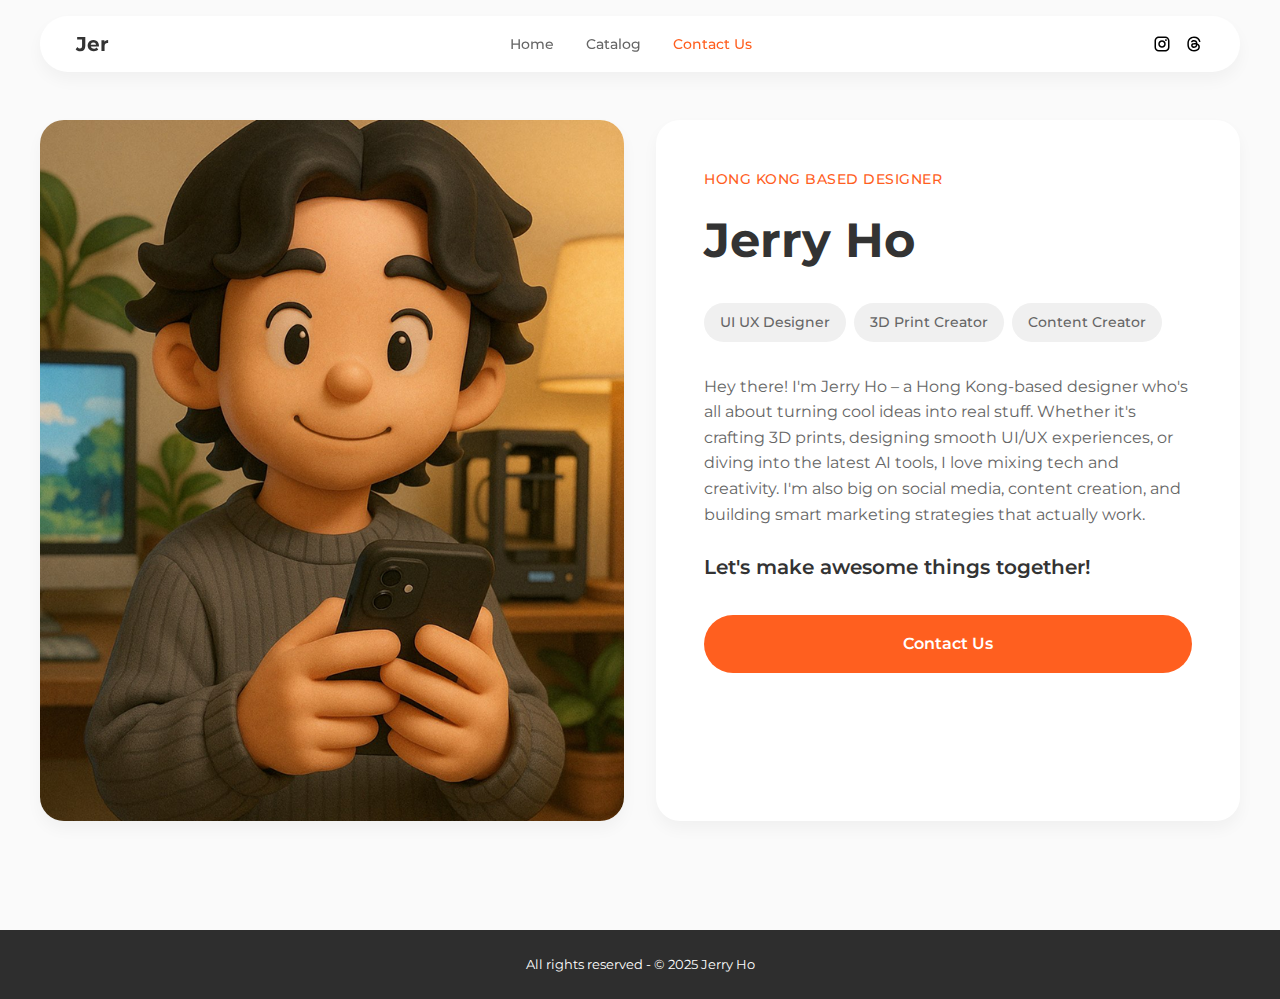
<file: contact.html>
<!DOCTYPE html>
<html lang="en">
<head>
    <meta charset="UTF-8">
    <meta name="viewport" content="width=device-width, initial-scale=1.0">
    <title>JER - Contact Us</title>
    <link rel="stylesheet" href="styles.css">
    <link href="https://fonts.googleapis.com/css2?family=Montserrat:wght@400;500;600;700&display=swap" rel="stylesheet">
</head>
<body>
    <div class="header-wrapper">
        <header>
            <button class="menu-toggle" aria-label="Toggle navigation menu">
                <svg width="24" height="24" viewBox="0 0 24 24" fill="none" xmlns="http://www.w3.org/2000/svg">
                    <path d="M3 12H21" stroke="currentColor" stroke-width="2" stroke-linecap="round" stroke-linejoin="round"/>
                    <path d="M3 6H21" stroke="currentColor" stroke-width="2" stroke-linecap="round" stroke-linejoin="round"/>
                    <path d="M3 18H21" stroke="currentColor" stroke-width="2" stroke-linecap="round" stroke-linejoin="round"/>
                </svg>
            </button>
            <a href="index.html" class="logo">Jer</a>
            <nav class="main-nav">
                <a href="index.html">Home</a>
                <a href="catalog.html">Catalog</a>
                <a href="contact.html" class="active">Contact Us</a>
            </nav>
            <div class="social-links">
                <a href="https://instagram.com/jer_folio" target="_blank" class="social-link">
                    <img src="Image/Homepage/nav_icon_instagram.svg" alt="Instagram" class="social-icon">
                </a>
                <a href="https://www.threads.net/@jer_folio" target="_blank" class="social-link">
                    <img src="Image/Homepage/nav_icon_threads.svg" alt="Threads" class="social-icon">
                </a>
            </div>
        </header>
    </div>

    <div class="container contact-container">
        <div class="contact-grid">
            <div class="profile-card">
                <img src="Image/Contactus/profile.png" alt="Jerry Ho Profile">
            </div>
            <div class="info-card">
                <span class="location">Hong Kong Based Designer</span>
                <h1>Jerry Ho</h1>
                <div class="tags">
                    <span class="tag">UI UX Designer</span>
                    <span class="tag">3D Print Creator</span>
                    <span class="tag">Content Creator</span>
                </div>
                <p class="bio">
                    Hey there! I'm Jerry Ho – a Hong Kong-based designer who's all about turning cool ideas into real stuff. Whether it's crafting 3D prints, designing smooth UI/UX experiences, or diving into the latest AI tools, I love mixing tech and creativity. I'm also big on social media, content creation, and building smart marketing strategies that actually work.
                </p>
                <p class="collaboration">Let's make awesome things together!</p>
                <a href="mailto:516.jerry.ho@gmail.com" class="contact-button">Contact Us</a>
            </div>
        </div>
    </div>

    <!-- Mobile Menu -->
    <div class="mobile-menu">
        <nav class="mobile-menu-nav">
            <a href="index.html">Home</a>
            <a href="catalog.html">Catalog</a>
            <a href="contact.html" class="active">Contact Us</a>
        </nav>
        <div class="mobile-social-links">
            <a href="https://instagram.com/jer_folio" target="_blank" class="mobile-social-link">
                <img src="Image/Homepage/nav_icon_instagram.svg" alt="Instagram">
            </a>
            <a href="https://www.threads.net/@jer_folio" target="_blank" class="mobile-social-link">
                <img src="Image/Homepage/nav_icon_threads.svg" alt="Threads">
            </a>
            <a href="https://www.youtube.com/@jer_folio" target="_blank" class="mobile-social-link">
                <img src="Image/Homepage/nav_icon_youtube.svg" alt="YouTube">
            </a>
            <a href="https://www.tiktok.com/@jerfolio?_t=ZS-8vkZr7sSdrs&_r=1" target="_blank" class="mobile-social-link">
                <img src="Image/Homepage/nav_icon_tiktok.svg" alt="TikTok">
            </a>
        </div>
        <button class="close-menu" aria-label="Close menu">
            <svg viewBox="0 0 24 24" fill="none" xmlns="http://www.w3.org/2000/svg">
                <path d="M18 6L6 18" stroke="currentColor" stroke-width="2" stroke-linecap="round" stroke-linejoin="round"/>
                <path d="M6 6L18 18" stroke="currentColor" stroke-width="2" stroke-linecap="round" stroke-linejoin="round"/>
            </svg>
        </button>
    </div>

    <footer class="footer">
        <p>All rights reserved - © 2025 Jerry Ho</p>
    </footer>

    <script>
        document.addEventListener('DOMContentLoaded', function() {
            const menuToggle = document.querySelector('.menu-toggle');
            const mobileMenu = document.querySelector('.mobile-menu');
            const closeMenu = document.querySelector('.close-menu');
            const body = document.body;

            function toggleMenu() {
                mobileMenu.classList.toggle('active');
                body.style.overflow = mobileMenu.classList.contains('active') ? 'hidden' : '';
            }

            menuToggle.addEventListener('click', toggleMenu);
            closeMenu.addEventListener('click', toggleMenu);
        });
    </script>
</body>
</html>
</file>
<file: styles.css>
/* Reset and base styles */
* {
    margin: 0;
    padding: 0;
    box-sizing: border-box;
}

:root {
    --primary-color: #FF5F1F;
    --secondary-color: #333;
    --card-bg: #2A2A2A;
    --text-color: #ffffff;
    --header-bg: #ffffff;
    --body-bg: #fafafa;
}

body {
    font-family: 'Montserrat', -apple-system, BlinkMacSystemFont, sans-serif;
    line-height: 1.6;
    color: var(--text-color);
    background-color: #fafafa;
}

/* Container */
.container {
    max-width: 1280px;
    margin: 0 auto;
    padding: 0 24px;
    position: relative;
}

/* Grid System */
.row {
    display: flex;
    flex-wrap: wrap;
    margin: 0 -12px;
    padding: 0;
}

/* Column classes */
[class*="col-"] {
    padding: 0 12px;
}

.col-4 {
    width: 33.33%;
}

.col-12 { width: 100%; }

/* Header Styles */
.header-wrapper {
    position: fixed;
    top: 0;
    left: 0;
    right: 0;
    height: 88px;
    z-index: 1000;
    background: transparent;
    padding: 0 24px;
}

header {
    background-color: white;
    border-radius: 100px;
    height: 56px;
    margin: 16px auto;
    width: 100%;
    max-width: 1200px;
    padding: 0 36px;
    display: flex;
    align-items: center;
    justify-content: space-between;
    box-shadow: 0 8px 16px rgba(0, 0, 0, 0.04);
}

.logo {
    font-size: 20px;
    font-weight: 700;
    color: #333;
    text-decoration: none;
    display: flex;
    align-items: center;
}

.logo-icon {
    width: 80px;
    height: 80px;
    color: #333;
}

.main-nav {
    display: flex;
    gap: 32px;
}

.main-nav a {
    color: #666;
    text-decoration: none;
    font-size: 14px;
    font-weight: 500;
    transition: color 0.3s ease;
}

.main-nav a:hover {
    color: var(--primary-color);
}

.main-nav a.active {
    color: var(--primary-color);
}

.social-links {
    display: flex;
    gap: 12px;
}

.social-link {
    display: flex;
    align-items: center;
    justify-content: center;
    width: 20px;
    height: 20px;
    transition: opacity 0.3s ease;
}

.social-link:hover {
    opacity: 0.7;
}

.social-icon {
    width: 18px;
    height: 18px;
}

.menu-toggle {
    display: none;
    background: none;
    border: none;
    padding: 8px;
    cursor: pointer;
    color: #333;
}

.menu-toggle svg {
    display: block;
    width: 18px;
    height: 18px;
}

/* Responsive Header Styles */
@media (max-width: 1024px) {
    .header-wrapper {
        padding: 0 20px;
    }
    
    header {
        max-width: 100%;
    }
}

@media (max-width: 768px) {
    .header-wrapper {
        height: 72px;
        padding: 0 16px;
    }

    header {
        height: 48px;
        margin: 12px auto;
        padding: 0 16px;
        position: relative;
    }

    .menu-toggle {
        display: block;
        position: absolute;
        left: 16px;
        top: 50%;
        transform: translateY(-50%);
        padding: 6px;
        z-index: 2;
    }

    .menu-toggle svg {
        width: 18px;
        height: 18px;
    }

    .logo {
        position: absolute;
        left: 50%;
        top: 50%;
        transform: translate(-50%, -50%);
        font-size: 18px;
    }

    .logo-icon {
        width: 70px;
        height: 70px;
    }

    .social-links {
        position: absolute;
        right: 16px;
        top: 50%;
        transform: translateY(-50%);
    }

    .social-icon {
        width: 18px;
        height: 18px;
    }

    .main-nav {
        display: none;
        position: fixed;
        top: 72px;
        left: 16px;
        right: 16px;
        background: white;
        padding: 16px;
        box-shadow: 0 4px 6px rgba(0, 0, 0, 0.1);
        flex-direction: column;
        gap: 16px;
        border-radius: 24px;
        z-index: 1000;
    }

    .main-nav.active {
        display: flex;
    }

    .main-nav a {
        font-size: 16px;
        padding: 8px 16px;
    }
}

@media (max-width: 480px) {
    .header-wrapper {
        padding: 0 12px;
    }

    header {
        padding: 0 12px;
        margin: 12px auto;
    }

    .menu-toggle {
        left: 12px;
        padding: 6px;
    }

    .menu-toggle svg {
        width: 18px;
        height: 18px;
    }

    .logo {
        font-size: 18px;
    }

    .logo-icon {
        width: 60px;
        height: 60px;
    }

    .social-links {
        right: 12px;
    }

    .social-icon {
        width: 18px;
        height: 18px;
    }

    .main-nav {
        top: 64px;
        padding: 12px;
    }

    .main-nav a {
        font-size: 15px;
        padding: 6px 16px;
    }
}

/* Hero Image */
.hero-image {
    width: 100vw;
    height: 720px;
    margin-left: calc(-50vw + 50%);
    margin-right: calc(-50vw + 50%);
    position: relative;
    background-image: url('Image/Homepage/BG.png');
    background-size: cover;
    background-position: center;
    background-repeat: no-repeat;
    background-color: var(--primary-color);
}

.hero-image::before {
    content: '';
    position: absolute;
    top: 0;
    left: 0;
    right: 0;
    bottom: 0;
    background-image: url('Image/Homepage/noise.png');
    background-size: cover;
    background-position: center;
    opacity: 0.2;
    mix-blend-mode: multiply;
}

/* Hero Content Styles */
.hero-content {
    position: absolute;
    top: 0;
    left: 0;
    width: 100%;
    height: 100%;
    display: flex;
    align-items: center;
    justify-content: center;
    color: white;
    text-align: center;
    padding: 0 60px;
}

.hero-text {
    position: relative;
    display: flex;
    flex-direction: column;
    align-items: center;
}

.words-container {
    position: relative;
    width: 100%;
    max-width: 544px;
}

.words-svg {
    width: 100%;
    height: auto;
}

.tag-container {
    position: absolute;
    right: -60px;
    top: 50%;
    transform: translateY(-50%);
    z-index: 2;
}

.tag-svg {
    width: 80px;
    height: auto;
    animation: rotate 10s linear infinite;
}

@keyframes rotate {
    from {
        transform: rotate(0deg);
    }
    to {
        transform: rotate(360deg);
    }
}

.threed-svg {
    position: absolute;
    top: 50%;
    left: 50%;
    transform: translate(-50%, -50%);
    width: 40px;
    height: auto;
}

/* Card Grid */
.card-grid {
    padding: 60px 0;
    position: relative;
    z-index: 10;
    background-color: var(--body-bg);
}

.catalog-card {
    background-color: var(--card-bg);
    border-radius: 36px;
    overflow: hidden;
    margin-bottom: 24px;
    position: relative;
    transition: transform 0.3s ease;
    height: auto;
    display: block;
    text-decoration: none;
    color: var(--text-color);
}

.catalog-card:hover {
    transform: translateY(-5px);
}

.card-image {
    width: 100%;
    height: 0;
    padding-bottom: 100%;
    position: relative;
    background-color: #3A3A3A;
    background-size: cover;
    background-position: center;
}

.card-content {
    padding: 20px;
    position: relative;
}

.card-number {
    position: absolute;
    top: -30px;
    left: 20px;
    width: 40px;
    height: 40px;
    background-color: var(--primary-color);
    border-radius: 50%;
    display: flex;
    align-items: center;
    justify-content: center;
    font-size: 20px;
    font-weight: 700;
    color: white;
    z-index: 1;
}

.card-content h3 {
    margin-bottom: 8px;
    font-size: 18px;
    font-weight: 600;
    letter-spacing: 0.02em;
}

.card-content p {
    color: #999;
    font-size: 14px;
    font-weight: 400;
}

/* Component styles */
footer {
    padding: 20px 0;
    background-color: #f8f9fa;
    text-align: center;
    margin-top: 30px;
}

/* Footer */
.footer {
    background-color: #2E2E2E;
    padding: 24px 0;
    text-align: center;
}

.footer p {
    color: white;
    font-size: 13px;
    margin: 0;
    font-weight: 400;
}

/* Marquee styles */
.marquee-container {
    background: #000;
    color: #fff;
    padding: 4px 0;
    width: 100vw;
    margin-left: calc(-50vw + 50%);
    margin-right: calc(-50vw + 50%);
    overflow: hidden;
    position: relative;
}

.marquee {
    --gap: 1rem;
    position: relative;
    display: flex;
    overflow: hidden;
    user-select: none;
    gap: var(--gap);
}

.marquee-content {
    flex-shrink: 0;
    display: flex;
    justify-content: space-around;
    gap: var(--gap);
    min-width: 100%;
    animation: scroll 20s linear infinite;
}

.marquee-content span {
    font-size: 12px;
    font-weight: 700;
    text-transform: uppercase;
    letter-spacing: 0.05em;
    padding: 0 20px;
}

.marquee-content a {
    color: #fff;
    text-decoration: none;
    transition: all 0.3s ease;
    position: relative;
}

.marquee-content a:hover {
    color: #fff;
    text-decoration: underline;
}

.marquee-content:first-child {
    padding-left: 100px;
}

.marquee-content:last-child {
    padding-right: 100px;
}

@keyframes scroll {
    from {
        transform: translateX(0);
    }
    to {
        transform: translateX(calc(-100% - var(--gap)));
    }
}

/* Responsive styles */
@media (max-width: 1024px) {
    .words-svg {
        max-width: 480px;
    }
    
    .tag-svg {
        width: 70px;
    }
    
    .threed-svg {
        width: 35px;
    }

    .card-grid {
        padding: 40px 18px;
    }
}

@media (max-width: 768px) {
    .hero-image {
        height: 60vh;
    }

    .hero-content {
        padding: 0 40px;
    }

    .words-svg {
        max-width: 400px;
    }
    
    .tag-container {
        right: -40px;
    }
    
    .tag-svg {
        width: 80px;
    }
    
    .threed-svg {
        width: 40px;
    }

    .col-4 {
        width: 50%;
    }

    .card-grid {
        padding: 32px 18px;
    }
}

@media (max-width: 480px) {
    .hero-content {
        padding: 0 30px;
    }

    .words-svg {
        max-width: 320px;
    }
    
    .tag-container {
        right: -30px;
    }
    
    .tag-svg {
        width: 70px;
    }
    
    .threed-svg {
        width: 35px;
    }

    .words-container {
        margin-right: 30px;
    }

    .col-4 {
        width: 100%;
    }

    .card-grid {
        padding: 24px 15px;
    }

    .card-content {
        padding: 24px 16px 16px;
        position: relative;
    }

    .card-number {
        position: absolute;
        top: -20px;
        left: 16px;
        width: 40px;
        height: 40px;
        font-size: 16px;
        font-weight: 700;
    }

    .card-content h3 {
        margin: 0;
        font-size: 16px;
        line-height: 1.4;
    }

    .card-content p {
        margin-top: 4px;
        font-size: 13px;
    }
}

/* Contact Page Styles */
.contact-container {
    padding-top: 120px;
    padding-bottom: 60px;
    min-height: 100vh;
    background-color: #fafafa;
}

.contact-grid {
    display: grid;
    grid-template-columns: 1fr 1fr;
    gap: 32px;
    max-width: 1200px;
    margin: 0 auto;
    padding: 0;
}

.profile-card {
    background: white;
    border-radius: 24px;
    overflow: hidden;
    box-shadow: 0 8px 16px rgba(0, 0, 0, 0.04);
}

.profile-card img {
    width: 100%;
    height: 100%;
    object-fit: cover;
    display: block;
}

.info-card {
    background: white;
    border-radius: 24px;
    padding: 48px;
    display: flex;
    flex-direction: column;
    box-shadow: 0 8px 16px rgba(0, 0, 0, 0.04);
}

.location {
    color: var(--primary-color);
    font-size: 14px;
    font-weight: 500;
    margin-bottom: 12px;
    text-transform: uppercase;
    letter-spacing: 0.5px;
}

.info-card h1 {
    font-size: 48px;
    font-weight: 700;
    margin-bottom: 24px;
    color: #333;
}

.tags {
    display: flex;
    gap: 8px;
    flex-wrap: wrap;
    margin-bottom: 32px;
}

.tag {
    background-color: #F0F0F0;
    padding: 8px 16px;
    border-radius: 100px;
    font-size: 14px;
    font-weight: 500;
    color: #666;
}

.bio {
    font-size: 16px;
    line-height: 1.6;
    margin-bottom: 24px;
    color: #666;
}

.collaboration {
    font-size: 20px;
    font-weight: 600;
    margin-bottom: 32px;
    color: #333;
}

.contact-button {
    display: inline-block;
    background-color: var(--primary-color);
    color: white;
    padding: 16px 32px;
    border-radius: 100px;
    text-decoration: none;
    font-weight: 600;
    font-size: 16px;
    transition: transform 0.3s ease, background-color 0.3s ease;
    text-align: center;
}

.contact-button:hover {
    transform: translateY(-2px);
    background-color: #ff4500;
}

/* Responsive styles for contact page */
@media (max-width: 1024px) {
    .contact-grid {
        gap: 20px;
        padding: 0;
    }

    .info-card {
        padding: 32px;
    }

    .info-card h1 {
        font-size: 40px;
    }
}

@media (max-width: 768px) {
    .contact-grid {
        grid-template-columns: 1fr;
        padding: 0;
    }

    .profile-card {
        aspect-ratio: 4/3;
    }

    .info-card {
        padding: 24px;
    }
}

@media (max-width: 480px) {
    .contact-container {
        padding-top: 60px;
    }

    .contact-grid {
        padding: 0;
    }

    .info-card h1 {
        font-size: 32px;
    }

    .tags {
        margin-bottom: 24px;
    }

    .bio {
        font-size: 15px;
    }

    .collaboration {
        font-size: 18px;
    }

    .contact-button {
        width: 100%;
    }
}

/* Catalog Page Styles */
.catalog-page {
    padding-top: 120px;
    padding-bottom: 60px;
}

.catalog-title {
    font-size: 24px;
    font-weight: 600;
    margin-bottom: 40px;
    color: #333;
}

.catalog-grid {
    display: grid;
    grid-template-columns: repeat(3, 1fr);
    gap: 32px;
    margin-bottom: 60px;
}

.product-card {
    background: #fff;
    border-radius: 32px;
    overflow: hidden;
    box-shadow: 0 4px 6px rgba(0, 0, 0, 0.1);
    transition: transform 0.3s ease;
}

.product-card:hover {
    transform: translateY(-4px);
}

.product-image {
    width: 100%;
    aspect-ratio: 1;
    height: auto;
    overflow: hidden;
}

.product-image img {
    width: 100%;
    height: 100%;
    object-fit: cover;
    transition: transform 0.3s ease;
}

.product-card:hover .product-image img {
    transform: scale(1.05);
}

.product-content {
    padding: 24px;
}

.product-title {
    font-size: 18px;
    font-weight: 600;
    color: #333;
    margin-bottom: 12px;
    line-height: 1.4;
    display: -webkit-box;
    -webkit-line-clamp: 2;
    -webkit-box-orient: vertical;
    overflow: hidden;
    min-height: 50px;
}

.product-date {
    font-size: 14px;
    color: #666;
    margin-bottom: 20px;
}

.product-actions {
    display: flex;
    gap: 12px;
}

.product-actions .btn:only-child {
    margin-left: 0;
    margin-right: auto;
}

@supports(selector(.product-actions:has(.btn):not(:has(.btn + .btn)))) {
  .product-actions:has(.btn):not(:has(.btn + .btn)) {
    justify-content: flex-start;
  }
}

.btn {
    padding: 8px 24px;
    border-radius: 100px;
    font-size: 14px;
    font-weight: 500;
    text-decoration: none;
    transition: all 0.3s ease;
    text-align: center;
    flex: 1;
}

.btn-primary {
    background-color: #FF6B00;
    color: #fff;
}

.btn-primary:hover {
    background-color: #E65000;
}

.btn-secondary {
    background-color: #2e2e2e;
    color: white;
    border: none;
    padding: 8px 16px;
    border-radius: 100px;
    cursor: pointer;
    text-decoration: none;
    font-size: 14px;
    transition: background-color 0.3s ease;
}

.btn-secondary:hover {
    background-color: #1a1a1a;
}

/* Responsive Styles */
@media (max-width: 1024px) {
    .catalog-grid {
        grid-template-columns: repeat(2, 1fr);
        gap: 24px;
    }
}

@media (max-width: 768px) {
    .catalog-grid {
        grid-template-columns: 1fr;
        gap: 20px;
    }

    .catalog-page {
        padding-top: 100px;
    }

    .product-content {
        padding: 20px;
    }
}

@media (max-width: 480px) {
    .catalog-grid {
        grid-template-columns: 1fr;
        gap: 16px;
    }

    .catalog-page {
        padding-top: 92px;
    }

    .catalog-title {
        font-size: 24px;
        margin-bottom: 20px;
    }

    .product-content {
        padding: 16px;
    }

    .btn {
        padding: 10px 24px;
    }
}

/* Filter Section Styles */
.filter-section {
    margin-bottom: 32px;
}

.filter-controls {
    display: flex;
    flex-direction: column;
    gap: 16px;
}

.items-sort-row {
    display: flex;
    justify-content: space-between;
    align-items: center;
}

.catalog-title {
    font-size: 24px;
    font-weight: 500;
    margin: 0;
}

.filter-tags {
    display: flex;
    gap: 8px;
    flex-wrap: wrap;
}

.filter-tag {
    padding: 8px 20px;
    border: none;
    border-radius: 100px;
    background-color: #f5f5f5;
    color: #666666;
    cursor: pointer;
    font-size: 14px;
    font-weight: 500;
    transition: all 0.3s ease;
    white-space: nowrap;
}

.filter-tag:hover {
    background-color: #e0e0e0;
    color: #333333;
}

.filter-tag.active {
    background-color: #333333;
    color: white;
}

.sort-control {
    position: relative;
}

.sort-select {
    padding: 8px 20px;
    border: 1px solid #EEEEEE;
    border-radius: 100px;
    background-color: white;
    color: #666666;
    font-size: 14px;
    font-weight: 500;
    cursor: pointer;
    appearance: none;
    -webkit-appearance: none;
    -moz-appearance: none;
    background-image: url("data:image/svg+xml,%3Csvg xmlns='http://www.w3.org/2000/svg' width='24' height='24' viewBox='0 0 24 24' fill='none' stroke='currentColor' stroke-width='2' stroke-linecap='round' stroke-linejoin='round'%3E%3Cpolyline points='6 9 12 15 18 9'%3E%3C/polyline%3E%3C/svg%3E");
    background-repeat: no-repeat;
    background-position: right 12px center;
    background-size: 16px;
    padding-right: 40px;
    min-width: 180px;
}

.sort-select:hover {
    border-color: #E0E0E0;
    color: #333333;
}

@media (max-width: 768px) {
    .items-sort-row {
        gap: 12px;
    }
    
    .catalog-title {
        font-size: 20px;
    }
    
    .sort-select {
        min-width: 160px;
        padding: 8px 16px;
        padding-right: 36px;
        font-size: 14px;
    }

    .filter-tags {
        gap: 8px;
    }

    .filter-tag {
        padding: 6px 16px;
        font-size: 13px;
    }
}

@media (max-width: 480px) {
    .items-sort-row {
        gap: 8px;
    }

    .catalog-title {
        font-size: 18px;
    }

    .sort-select {
        min-width: 140px;
        padding: 6px 14px;
        padding-right: 32px;
        font-size: 13px;
    }
}

/* Pagination Styles */
.pagination {
    display: flex;
    align-items: center;
    justify-content: center;
    gap: 16px;
    margin-top: 48px;
}

.pagination-numbers {
    display: flex;
    gap: 8px;
}

.pagination-number,
.pagination-btn {
    min-width: 40px;
    height: 40px;
    border-radius: 100px;
    display: flex;
    align-items: center;
    justify-content: center;
    border: none;
    background: #EEEEEE;
    color: #666666;
    font-size: 14px;
    font-weight: 500;
    cursor: pointer;
    transition: all 0.3s ease;
}

.pagination-number:hover,
.pagination-btn:hover {
    background: #E0E0E0;
    color: #333333;
}

.pagination-number.active {
    background: #333333;
    color: white;
}

.pagination-btn {
    padding: 0;
}

.pagination-btn:disabled {
    opacity: 0.5;
    cursor: not-allowed;
    pointer-events: none;
}

.pagination-btn svg {
    width: 24px;
    height: 24px;
}

/* Responsive adjustments for pagination */
@media (max-width: 768px) {
    .pagination {
        margin-top: 36px;
        gap: 12px;
    }

    .pagination-numbers {
        gap: 6px;
    }

    .pagination-number,
    .pagination-btn {
        min-width: 36px;
        height: 36px;
        font-size: 13px;
    }

    .pagination-btn svg {
        width: 20px;
        height: 20px;
    }
}

@media (max-width: 480px) {
    .pagination {
        margin-top: 24px;
        gap: 8px;
    }

    .pagination-number,
    .pagination-btn {
        min-width: 32px;
        height: 32px;
        font-size: 12px;
    }

    .pagination-btn svg {
        width: 18px;
        height: 18px;
    }
}

/* Mobile Menu Styles */
.mobile-menu {
    position: fixed;
    top: 0;
    left: 0;
    width: 100%;
    height: 100vh;
    background-color: #1A1A1A;
    z-index: 1001;
    display: none;
    flex-direction: column;
    justify-content: center;
    align-items: center;
    padding: 24px;
}

.mobile-menu.active {
    display: flex;
}

.mobile-menu.active ~ .header-wrapper {
    visibility: hidden;
}

body:has(.mobile-menu.active) .header-wrapper {
    visibility: hidden;
}

.mobile-menu-nav {
    display: flex;
    flex-direction: column;
    align-items: center;
    gap: 40px;
    margin-bottom: 60px;
}

.mobile-menu-nav a {
    color: white;
    text-decoration: none;
    font-size: 24px;
    font-weight: 600;
    padding: 8px 0;
    transition: color 0.3s ease;
}

.mobile-menu-nav a.active {
    color: var(--primary-color);
}

.mobile-social-links {
    display: flex;
    justify-content: center;
    gap: 32px;
    margin-bottom: 0;
}

.mobile-social-link {
    display: flex;
    align-items: center;
    justify-content: center;
}

.mobile-social-link img {
    width: 24px;
    height: 24px;
    filter: brightness(0) invert(1);
    transition: opacity 0.3s ease;
}

.mobile-social-link:hover img {
    opacity: 0.7;
}

.close-menu {
    position: absolute;
    bottom: 40px;
    left: 50%;
    transform: translateX(-50%);
    background: none;
    border: 1px solid rgba(255, 255, 255, 0.2);
    border-radius: 50%;
    width: 40px;
    height: 40px;
    padding: 0;
    cursor: pointer;
    display: flex;
    align-items: center;
    justify-content: center;
    color: white;
}

.close-menu svg {
    width: 18px;
    height: 18px;
    stroke: white;
}

.close-menu:hover {
    border-color: rgba(255, 255, 255, 0.4);
}

@media (min-width: 769px) {
    .mobile-menu {
        display: none !important;
    }
}
</file>
